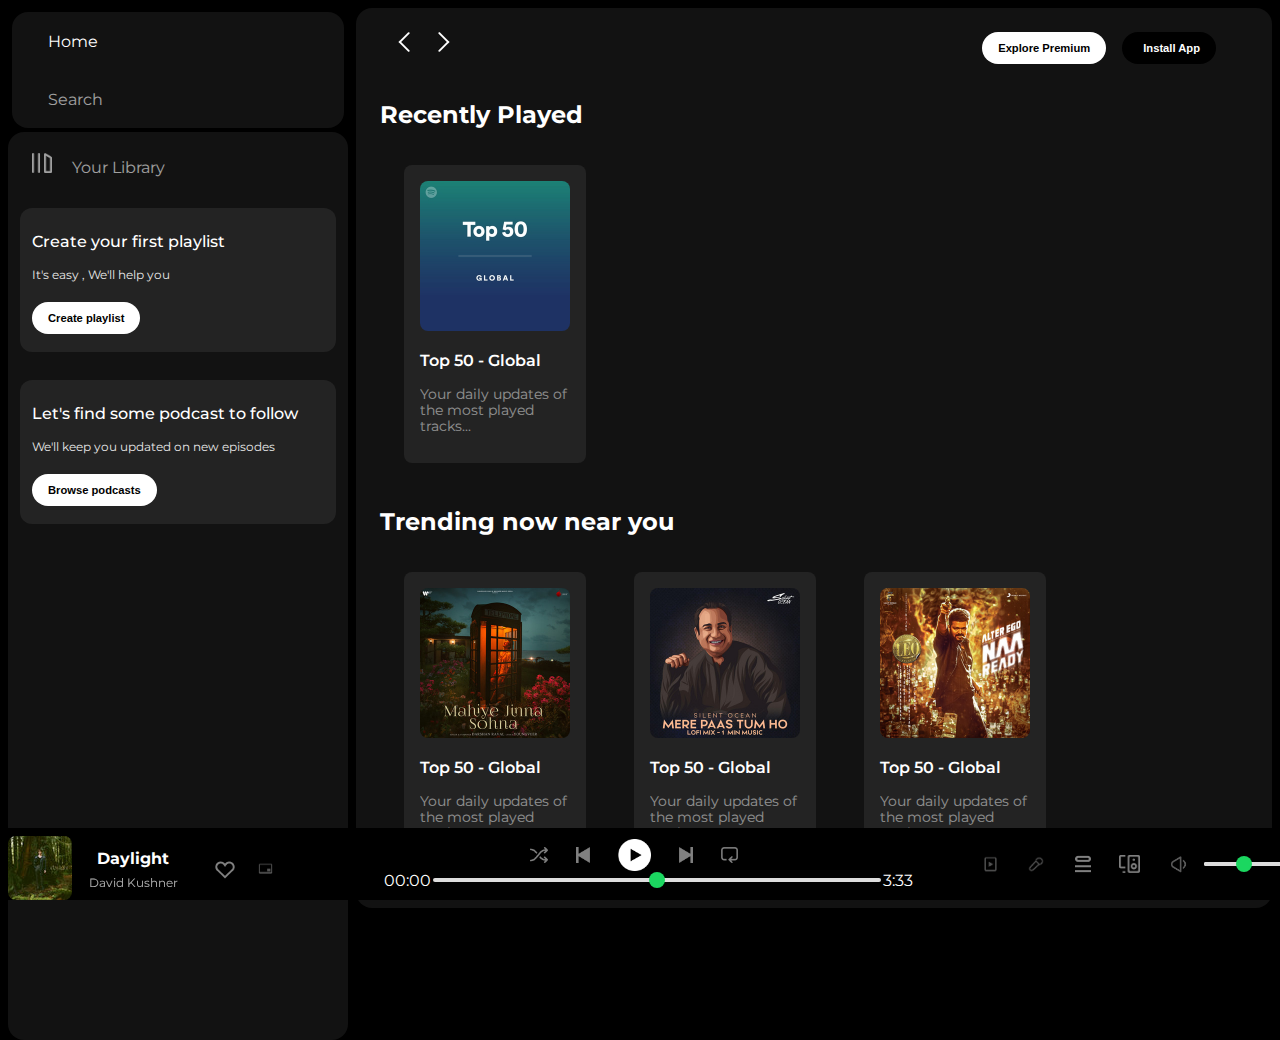
<file: spotify cl/index.html>
<!DOCTYPE html>
<html lang="en" >
<head>
    <meta charset="UTF-8">
    <meta name="viewport" content="width=device-width, initial-scale=1.0">
    <link rel="icon" href="./spotify/logo.png">
    <link rel="stylesheet" href="https://cdnjs.cloudflare.com/ajax/libs/font-awesome/6.5.2/css/all.min.css" integrity="sha512-SnH5WK+bZxgPHs44uWIX+LLJAJ9/2PkPKZ5QiAj6Ta86w+fsb2TkcmfRyVX3pBnMFcV7oQPJkl9QevSCWr3W6A==" crossorigin="anonymous" referrerpolicy="no-referrer" />
    <title>Spotify - Web Player: Music for everyone</title>
    <link rel="preconnect" href="https://fonts.googleapis.com">
<link rel="preconnect" href="https://fonts.gstatic.com" crossorigin>
<link href="https://fonts.googleapis.com/css2?family=Montserrat:ital,wght@0,100..900;1,100..900&display=swap" rel="stylesheet">
    <link rel="stylesheet" href="style.css">
</head>
<body>
    <div class="main">
        <div class="sidebar">
            <div  class="nav">
                <div class="nav-option" style="opacity: 1;">
                    <i class="fa-solid fa-house"></i>
                    <a href="#" >Home</a>
                </div>
                <div class="nav-option">
                    <i class="fa-solid fa-magnifying-glass"></i>
                    <a href="#">Search</a>
                </div>
            </div>
            <div class="library">
                <div class="option">
                    <div class="lib-options nav-option" >
                        <img src="./spotify/library_icon.png" alt="library icon">
                        <a href="#" >Your Library</a>
                    </div>
                    <div class="icons">
                        <i class="fa-solid fa-plus"></i>
                        <i class="fa-solid fa-arrow-right"></i>
                    </div>  
                </div>
                <div class="lib-boxes">
                    <div class="box">
                        <p class="box-p1">Create your first playlist</p>
                        <p class="box-p2">It's easy , We'll help you</p>
                        <button class="badge " style="font-size: 0.7rem;">Create playlist</button>
                    </div>
                    <div class="box">
                        <p class="box-p1">Let's find some podcast to follow</p>
                        <p class="box-p2">We'll keep you updated on new episodes</p>
                        <button class="badge " style="font-size: 0.7rem;">Browse podcasts</button>
                    </div>
                </div> 
            </div>
            <div class="boxes"></div>
        </div>
        <div class="main-content">
            <div class="sticky-nav">
                <div class="sticky-nav-icons">
                    <img src="./spotify/backward_icon.png" >
                    <img src="./spotify/forward_icon.png" class="hide" >
                </div>
                <div class="sticky-nav-options">
                    <button class="badge nav-item hide " style="font-size: 0.7rem;">Explore Premium</button>
                    <button class="badge nav-item dark-badge"  style="font-size: 0.7rem";><i class="fa-regular fa-circle-down" style="margin-right: 5px;"></i> Install App</button>
                    <i class="fa-regular fa-user nav-item"></i>
                </div> 
            </div>
            <h2>Recently Played</h2>
            <div class="cards-container">
                <div class="card">
                    <img src="./spotify/card1img.jpeg " class="card-img">
                    <p class="card-title">Top 50 - Global</p>
                    <p class="card-info">Your daily updates of the most played tracks...</p>
                </div>
            </div>   
            <h2>Trending now near you </h2>
            <div class="cards-container">
                <div class="card">
                    <img src="./spotify/card2img.jpeg " class="card-img">
                    <p class="card-title">Top 50 - Global</p>
                    <p class="card-info">Your daily updates of the most played tracks...</p>
                </div>
                <div class="card">
                    <img src="./spotify/card3img.jpeg " class="card-img">
                    <p class="card-title">Top 50 - Global</p>
                    <p class="card-info">Your daily updates of the most played tracks...</p>
                </div>
                <div class="card">
                    <img src="./spotify/card4img.jpeg " class="card-img">
                    <p class="card-title">Top 50 - Global</p>
                    <p class="card-info">Your daily updates of the most played tracks...</p>
                </div>
                <div class="card">
                    <img src="./spotify/card3img.jpeg " class="card-img">
                    <p class="card-title">Top 50 - Global</p>
                    <p class="card-info">Your daily updates of the most played tracks...</p>
                </div>
                <div class="card">
                    <img src="./spotify/card4img.jpeg " class="card-img">
                    <p class="card-title">Top 50 - Global</p>
                    <p class="card-info">Your daily updates of the most played tracks...</p>
                </div>
            </div> 
            <h2>Featured charts</h2>
            <div class="cards-container">
                <div class="card">
                    <img src="./spotify/card5img.jpeg " class="card-img">
                    <p class="card-title">Top 50 - Global</p>
                    <p class="card-info">Your daily updates of the most played tracks...</p>
                </div>
                <div class="card">
                    <img src="./spotify/card6img.jpeg " class="card-img">
                    <p class="card-title">Top songs - india</p>
                    <p class="card-info">Your daily updates of the most played tracks...</p>
                </div>
                <div class="card">
                    <img src="./spotify/card1img.jpeg " class="card-img">
                    <p class="card-title">Top 50 - Global</p>
                    <p class="card-info">Your daily updates of the most played tracks...</p>
                </div>
            </div>
            <div class="footer">
                <div class="line"></div>
            </div>
        </div>
        <div class="music-player">
            <div class="album">
                <div class="album-controls">
                    <img src="./spotify2/album_picture.jpeg" class="album-control-img">
                    <h4 class="song">Daylight</h4>
                    <p class="singer">David Kushner</p>
                    <img src="./spotify2/album_icon1.png" class="album-icon-img">
                    <img src="./spotify2/album_icon2.png" class="album-icon-img" style="margin-left: 1.2rem;">
                </div>
            </div>
            <div class="player">
                <div class="player-controls">
                    <img src="./spotify/player_icon1.png" class="player-control-icon" >
                    <img src="./spotify/player_icon2.png" class="player-control-icon" >
                    <img src="./spotify/player_icon3.png" class="player-control-icon" style="opacity: 1; height: 2rem;" >
                    <img src="./spotify/player_icon4.png" class="player-control-icon" >
                    <img src="./spotify/player_icon5.png" class="player-control-icon" >
                </div>
                <div class="playback-bar">
                    <span class="current-time">00:00</span>
                    <input type="range" min="0" max="100" class="progress-bar" step="1">
                    <span class="total-time">3:33</span>
                </div>
            </div>
            <div class="controls">
                <img src="./spotify2/controls_icon1.png" class="control-icons">
                <img src="./spotify2/controls_icon2.png" class="control-icons">
                <img src="./spotify2/controls_icon3.png" class="control-icons" style="height: 1.5rem;">
                <img src="./spotify2/controls_icon4.png" class="control-icons"  style="height: 1.1rem;">
                <img src="./spotify2/controls_icon5.png" class="control-icons" style="height: 2.5rem;">
                <input type="range" class="control-range">
            </div>
        </div>
    </div>
</body>
</html>
</file>
<file: spotify cl/style.css>
body{
    font-family: "Montserrat", sans-serif;
    margin: 0;
    background-color:black;
    color: white;
    overflow: hidden;
}
.main{
    display: flex;
    height: 100vh;
    padding: 0.5rem;
}
.sidebar{
    background-color:black;
    width: 340px;
    border-radius: 1rem;
    margin-right: 0.5rem;
    margin-bottom: 0.5rem;
}
.main-content{
    background-color:#121212;
    flex: 1;
    border-radius: 1rem;
    overflow: auto;
    padding: 0 1.5rem 0 1.5rem;
}
.music-player{
    background-color: #000;
    position: fixed;
    bottom: 0px;
    width: 100%;
    height: 72px;
}
a{
    text-decoration: none;
    color: #fff;
}
.nav{
    background-color: #121212;
    border-radius: 1rem;
    display: flex;
    flex-direction: column;
    justify-content: center;
    height: 100px;
    margin: 0.25rem;
    padding: 0.5rem;
    /* justify-content: space-evenly; */    
}
.nav-option{
    line-height: 2.5rem;
    opacity: 0.6;
    padding: 0.5rem 0.75rem;
}
.nav-option i{
    font-size: 1.25rem;
}
.nav-option a{
    font-size: 1rem;
    margin-left: 1rem;
}
.nav-option:hover{
    opacity: 1;
}
.library{
    background-color: #121212;
    border-radius: 1rem;
    height: 100%;
    margin:0.25 rem;
    padding: 0.5rem 0.75rem;
}
.option{
    display: flex;
    justify-content: space-between;
    align-items: center;
}
.lib-options img{
    height: 1.25rem;
    width: 1.25rem;
}
.icons{
    font-size: 1.25rem;
    
    display: flex;
}
.icons i{
    opacity: 0.7;
    margin-right: 1rem;
}
.icons i:hover{
    opacity: 1;
}
.lib-boxes{
    margin: 0.75rem 0 1.75rem 0;
}
.box{
    background-color: #232323;
    height:8rem;
    border-radius: 0.75rem;
    margin:0.75rem  0  1.75rem  0;
    padding:0.5rem 0.75rem;
}
.box-p1{
    font-size: 1rem;
    font-weight: 500;
}
.box-p2{
    font-size: 0.75rem ;
    opacity: 0.9;
}
.badge{
    background-color: white;
    border: none;
    border-radius: 100px;
    padding: 0.25rem 1rem;
    font-weight: 700;
    margin-top: 0.5rem;
    font-size: 0.5rem;
    height: 2rem;
    width: fit-content;
}
.dark-badge{
    background-color: #000;
    color: #fff;
}
.sticky-nav{
    position: sticky;
    top: 0;
    background-color: #121212;
    display: flex;
    justify-content: space-between;
    align-items: center;
    padding: 1rem 0 1rem 0;
    z-index: 10;
}
.sticky-nav-icons img{
   margin-left: 0.75rem;
}
.sticky-nav-options{
    display: flex;
    justify-content: center;
    align-items: center;
    margin-right: 1rem;   
}
.nav-item{
    margin-left: 1rem;
}
.nav-item:hover{
    box-shadow:3px 3px 20px goldenrod;
    transition: 0.2s ease-in ;
}
@media(max-width:1000px){
    .hide{
        display: none;
    }
}
.card{
    background-color: #232323;
    width: 150px;
    border-radius: 0.5rem;
    padding: 1rem;
    margin: 1.5rem;
    margin-top: 1rem;
}
.cards-container{
    display: flex;
    flex-wrap: wrap;   
}
.card-img{
    width: 100%;
    border-radius: 0.5rem;
}
.card-title{
    font-weight: 600;
}
.card-info{
    font-size: 0.85rem;
    opacity: 0.5;
}
.footer{
    height: 300px;
    display: flex;
    align-items: center;
    justify-content: center;      
}
.line{
    width: 90%;
    height: 50px;
    border-top: 1px solid white;
    opacity: 0.4;
}
.music-player{
    display: flex;
    justify-content: space-between;
    align-items: center;
}
.album{
    width: 25%;
}
.player{
    width: 50%;
}
.controls{
    width: 25%;
}
.player-control-icon{
    height: 1rem;
    margin-right: 1.75rem;
    opacity: 0.5;
}
.player-control-icon:hover{
    opacity: 1;
}
.player-controls{
    display: flex;
    justify-content: center;
    align-items: center;
}
.playback-bar{
    display: flex;
    justify-content: center;
    align-items: center;
}
.progress-bar{
    width: 70%;
    appearance: none;
    background-color: transparent;
    cursor: pointer;
}
.progress-bar::-webkit-slider-runnable-track{
    background-color: #ddd;
    border-radius: 100px;
    height: 0.2rem;
}
.progress-bar::-webkit-slider-thumb{
    appearance: none;
    height:1rem;
    width: 1rem;
    background-color: #1bd760;
    border-radius: 50%;
    margin-top:-6px;
}
.album-controls{
    display: flex;
}
.album-control-img{
    margin-top: 0.5rem;
    border-radius: 0.5rem;
}
.song{
    position: relative;
    left: 25px;
    margin-bottom: 1rem;
    font-weight: 700;
}
.singer{
    position: relative;
    top: 35px;
    right: 55px;
    font-size: 0.75rem;
    opacity: 0.7;
}
.album-icon-img{
    display: flex;
    height: 1.5rem;
    position: relative;
    top: 30px;
    right: 20px; 
    opacity: 0.5;
}
.album-icon-img:hover{
    opacity: 1;
}
.singer:hover{
    opacity: 1;
}
.controls{
    display: flex;
    justify-content: flex-start;
    align-items: center; 
}
.control-icons{
    height: 2rem;
    margin: 0.75rem;
    opacity: 0.5;
}
.control-range{
    width: 5rem;
    height: 0.25rem;
    appearance: none;
    border-radius: 1rem;    
}
.control-icons:hover{
    opacity: 1;
}
.control-range::-webkit-slider-runnable-track{
    background-color: #ddd;
    border-radius: 100px;
    height: 0.2rem;
}
.control-range::-webkit-slider-thumb{
    appearance: none;
    height:1rem;
    width: 1rem;
    background-color: #1bd760;
    border-radius: 50%;
    margin-top:-6px;
}
</file>
